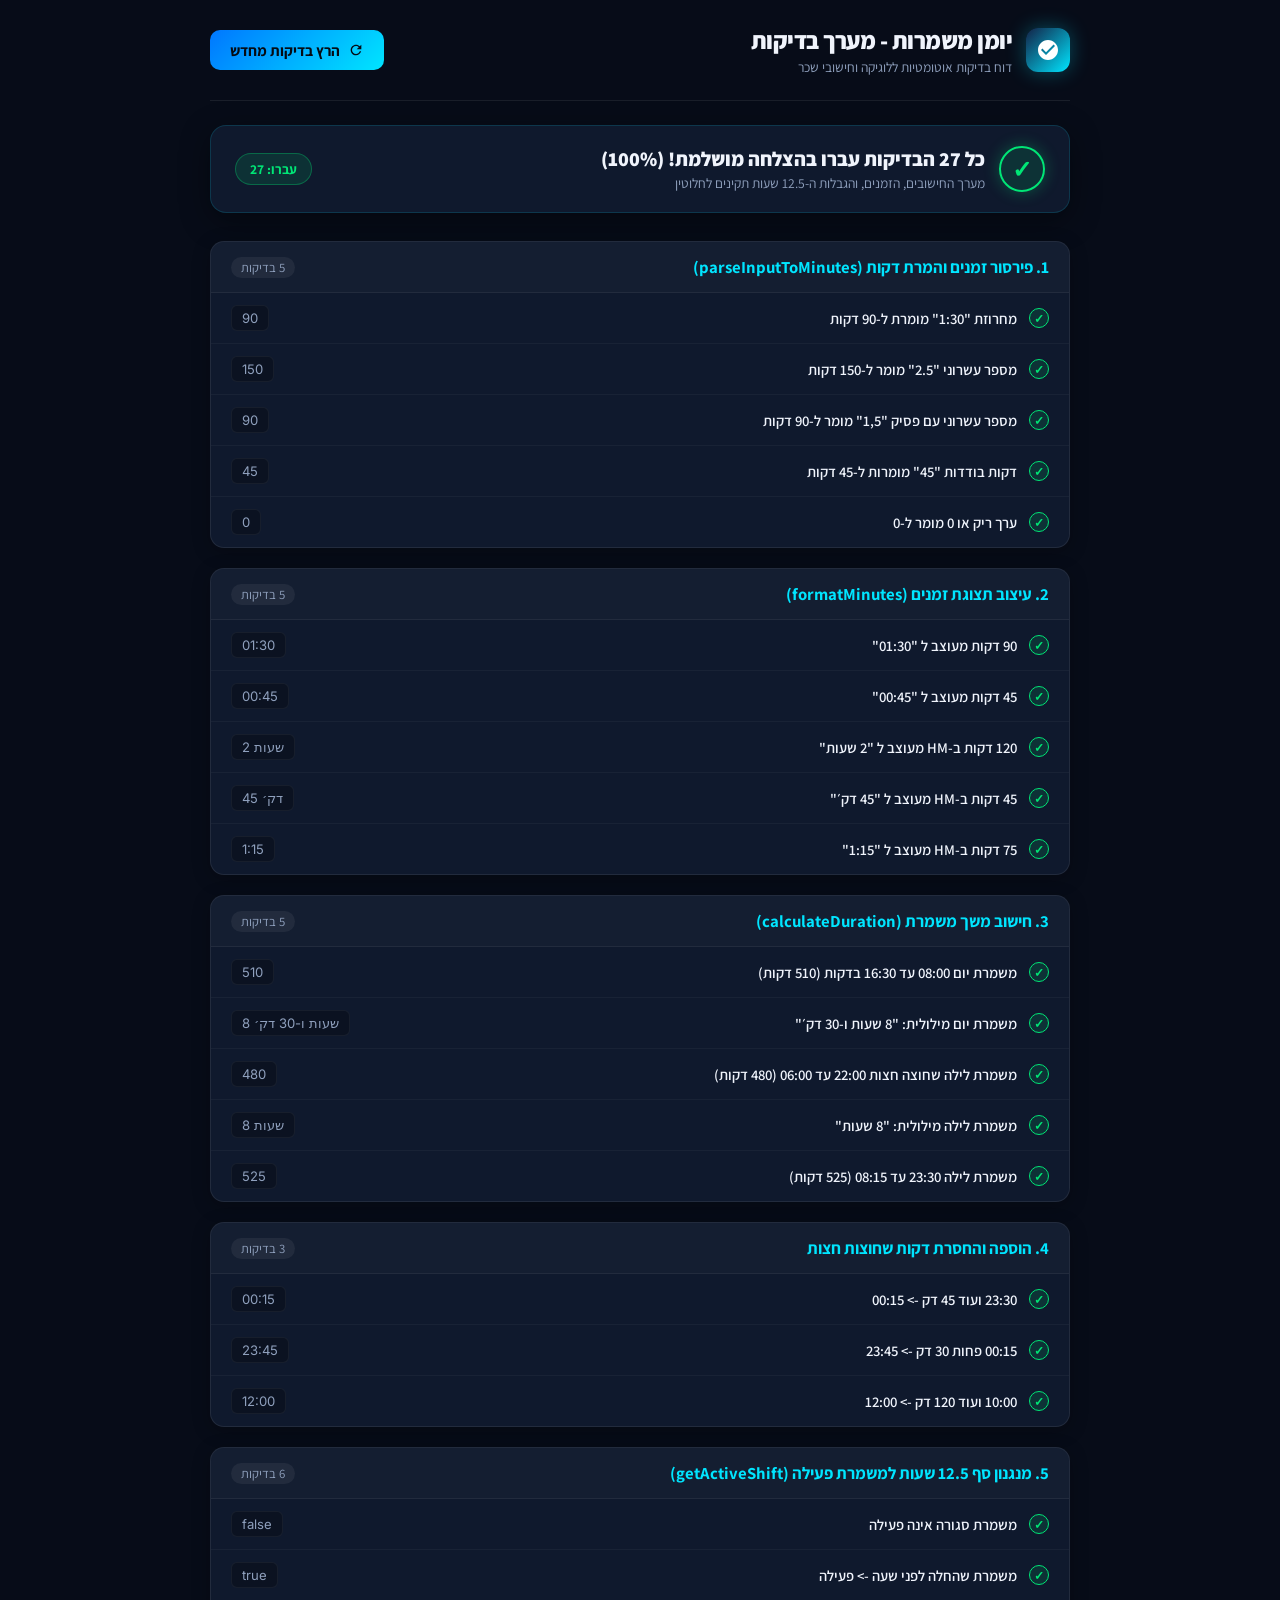
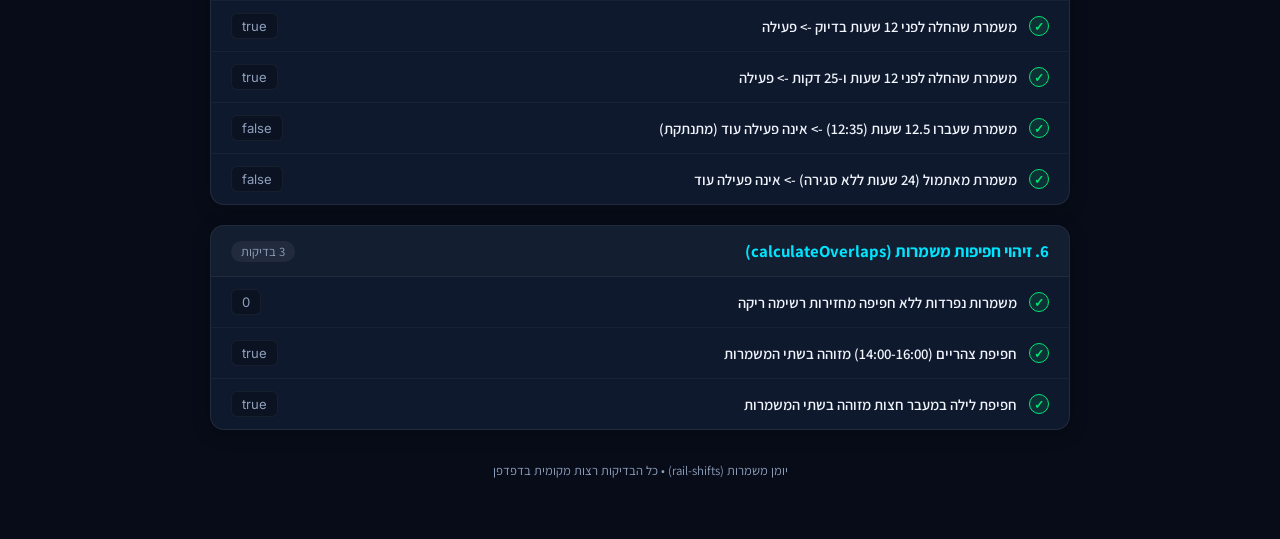
<file: tests.html>
<!DOCTYPE html>
<html lang="he" dir="rtl">
<head>
    <meta charset="UTF-8">
    <meta name="viewport" content="width=device-width, initial-scale=1.0">
    <title>יומן משמרות - מערך בדיקות אוטומטי</title>
    <link rel="preconnect" href="https://fonts.googleapis.com">
    <link rel="preconnect" href="https://fonts.gstatic.com" crossorigin>
    <link href="https://fonts.googleapis.com/css2?family=Assistant:wght@400;600;700;800&family=Inter:wght@400;500;600;700&display=swap" rel="stylesheet">
    <style>
        :root {
            --bg-dark: #070c18;
            --card-bg: #0f192d;
            --card-border: rgba(0, 229, 255, 0.15);
            --card-hover: rgba(0, 229, 255, 0.25);
            --accent-cyan: #00e5ff;
            --accent-blue: #0077ff;
            --text-main: #f0f4fc;
            --text-muted: #8fa0bd;
            --green-pass: #00e676;
            --green-bg: rgba(0, 230, 118, 0.12);
            --red-fail: #ff5252;
            --red-bg: rgba(255, 82, 82, 0.12);
            --font-main: 'Assistant', sans-serif;
            --font-code: 'Inter', monospace;
        }

        * {
            box-sizing: border-box;
            margin: 0;
            padding: 0;
        }

        body {
            background-color: var(--bg-dark);
            color: var(--text-main);
            font-family: var(--font-main);
            min-height: 100vh;
            padding: 24px 16px 60px;
            direction: rtl;
        }

        .container {
            max-width: 860px;
            margin: 0 auto;
        }

        /* Header */
        .header {
            display: flex;
            align-items: center;
            justify-content: space-between;
            flex-wrap: wrap;
            gap: 16px;
            padding-bottom: 24px;
            border-bottom: 1px solid rgba(255, 255, 255, 0.08);
            margin-bottom: 24px;
        }

        .header-title-wrap {
            display: flex;
            align-items: center;
            gap: 14px;
        }

        .logo-icon {
            width: 44px;
            height: 44px;
            background: linear-gradient(135deg, #132247, #00e5ff);
            border-radius: 12px;
            display: flex;
            align-items: center;
            justify-content: center;
            box-shadow: 0 0 20px rgba(0, 229, 255, 0.3);
        }

        .logo-icon svg {
            width: 24px;
            height: 24px;
            fill: #fff;
        }

        .header-title {
            font-size: 1.5rem;
            font-weight: 800;
            letter-spacing: -0.5px;
        }

        .header-subtitle {
            font-size: 0.85rem;
            color: var(--text-muted);
            margin-top: 2px;
        }

        .btn-rerun {
            background: linear-gradient(135deg, #0077ff, #00e5ff);
            color: #050b14;
            font-weight: 700;
            font-size: 0.95rem;
            border: none;
            border-radius: 10px;
            padding: 10px 20px;
            cursor: pointer;
            font-family: inherit;
            display: flex;
            align-items: center;
            gap: 8px;
            transition: transform 0.15s, box-shadow 0.15s;
        }

        .btn-rerun:hover {
            transform: translateY(-2px);
            box-shadow: 0 4px 16px rgba(0, 229, 255, 0.4);
        }

        .btn-rerun:active {
            transform: translateY(0);
        }

        /* Summary Banner */
        .summary-card {
            background: var(--card-bg);
            border: 1px solid var(--card-border);
            border-radius: 16px;
            padding: 20px 24px;
            margin-bottom: 28px;
            display: flex;
            align-items: center;
            justify-content: space-between;
            flex-wrap: wrap;
            gap: 16px;
            box-shadow: 0 8px 30px rgba(0, 0, 0, 0.4);
        }

        .summary-status {
            display: flex;
            align-items: center;
            gap: 14px;
        }

        .status-badge {
            width: 46px;
            height: 46px;
            border-radius: 50%;
            display: flex;
            align-items: center;
            justify-content: center;
            font-size: 1.5rem;
            font-weight: 900;
        }

        .status-badge.pass {
            background: var(--green-bg);
            color: var(--green-pass);
            border: 2px solid var(--green-pass);
            box-shadow: 0 0 16px rgba(0, 230, 118, 0.3);
        }

        .status-badge.fail {
            background: var(--red-bg);
            color: var(--red-fail);
            border: 2px solid var(--red-fail);
            box-shadow: 0 0 16px rgba(255, 82, 82, 0.3);
        }

        .summary-text-title {
            font-size: 1.25rem;
            font-weight: 800;
        }

        .summary-text-desc {
            font-size: 0.85rem;
            color: var(--text-muted);
            margin-top: 2px;
        }

        .stats-pills {
            display: flex;
            gap: 10px;
        }

        .pill {
            padding: 6px 14px;
            border-radius: 20px;
            font-size: 0.85rem;
            font-weight: 700;
            display: flex;
            align-items: center;
            gap: 6px;
        }

        .pill.pill-pass {
            background: var(--green-bg);
            color: var(--green-pass);
            border: 1px solid rgba(0, 230, 118, 0.3);
        }

        .pill.pill-fail {
            background: var(--red-bg);
            color: var(--red-fail);
            border: 1px solid rgba(255, 82, 82, 0.3);
        }

        /* Section Groups */
        .group-card {
            background: var(--card-bg);
            border: 1px solid rgba(255, 255, 255, 0.08);
            border-radius: 14px;
            margin-bottom: 20px;
            overflow: hidden;
            box-shadow: 0 4px 18px rgba(0, 0, 0, 0.25);
        }

        .group-header {
            padding: 14px 20px;
            background: rgba(255, 255, 255, 0.02);
            border-bottom: 1px solid rgba(255, 255, 255, 0.06);
            display: flex;
            align-items: center;
            justify-content: space-between;
        }

        .group-title {
            font-size: 1.05rem;
            font-weight: 700;
            color: var(--accent-cyan);
            display: flex;
            align-items: center;
            gap: 8px;
        }

        .group-count {
            font-size: 0.8rem;
            color: var(--text-muted);
            background: rgba(255, 255, 255, 0.06);
            padding: 2px 10px;
            border-radius: 12px;
        }

        /* Test Items */
        .test-list {
            display: flex;
            flex-direction: column;
        }

        .test-item {
            padding: 12px 20px;
            display: flex;
            align-items: center;
            justify-content: space-between;
            gap: 14px;
            border-bottom: 1px solid rgba(255, 255, 255, 0.04);
            transition: background 0.15s;
        }

        .test-item:last-child {
            border-bottom: none;
        }

        .test-item:hover {
            background: rgba(255, 255, 255, 0.02);
        }

        .test-main {
            display: flex;
            align-items: center;
            gap: 12px;
            flex: 1;
        }

        .icon-check {
            width: 20px;
            height: 20px;
            border-radius: 50%;
            background: var(--green-bg);
            color: var(--green-pass);
            border: 1px solid var(--green-pass);
            display: flex;
            align-items: center;
            justify-content: center;
            font-size: 0.75rem;
            font-weight: 900;
            flex-shrink: 0;
        }

        .icon-fail {
            width: 20px;
            height: 20px;
            border-radius: 50%;
            background: var(--red-bg);
            color: var(--red-fail);
            border: 1px solid var(--red-fail);
            display: flex;
            align-items: center;
            justify-content: center;
            font-size: 0.75rem;
            font-weight: 900;
            flex-shrink: 0;
        }

        .test-desc {
            font-size: 0.92rem;
            font-weight: 600;
            color: var(--text-main);
        }

        .test-val {
            font-family: var(--font-code);
            font-size: 0.82rem;
            color: var(--text-muted);
            direction: ltr;
            text-align: right;
            background: rgba(0, 0, 0, 0.25);
            padding: 4px 10px;
            border-radius: 6px;
            border: 1px solid rgba(255, 255, 255, 0.05);
        }

        /* Footer */
        .footer {
            margin-top: 32px;
            text-align: center;
            color: var(--text-muted);
            font-size: 0.8rem;
        }
    </style>
</head>
<body>

<div class="container">
    <header class="header">
        <div class="header-title-wrap">
            <div class="logo-icon">
                <svg viewBox="0 0 24 24"><path d="M12 2C6.48 2 2 6.48 2 12s4.48 10 10 10 10-4.48 10-10S17.52 2 12 2zm-2 15l-5-5 1.41-1.41L10 14.17l7.59-7.59L19 8l-9 9z"/></svg>
            </div>
            <div>
                <h1 class="header-title">יומן משמרות - מערך בדיקות</h1>
                <div class="header-subtitle">דוח בדיקות אוטומטיות ללוגיקה וחישובי שכר</div>
            </div>
        </div>
        <button class="btn-rerun" onclick="runAllTests()">
            <svg width="16" height="16" viewBox="0 0 24 24" fill="currentColor"><path d="M17.65 6.35C16.2 4.9 14.21 4 12 4c-4.42 0-7.99 3.58-7.99 8s3.57 8 7.99 8c3.73 0 6.84-2.55 7.73-6h-2.08c-.82 2.33-3.04 4-5.65 4-3.31 0-6-2.69-6-6s2.69-6 6-6c1.66 0 3.14.69 4.22 1.78L13 11h7V4l-2.35 2.35z"/></svg>
            <span>הרץ בדיקות מחדש</span>
        </button>
    </header>

    <div class="summary-card" id="summaryCard">
        <div class="summary-status">
            <div class="status-badge pass" id="statusBadge">✓</div>
            <div>
                <div class="summary-text-title" id="summaryTitle">טוען בדיקות...</div>
                <div class="summary-text-desc" id="summaryDesc">מבצע בדיקה של כל מנגנוני הזמן והמשמרות</div>
            </div>
        </div>
        <div class="stats-pills">
            <div class="pill pill-pass" id="pillPass">עברו: 0</div>
            <div class="pill pill-fail" id="pillFail" style="display: none;">נכשלו: 0</div>
        </div>
    </div>

    <div id="resultsContainer"></div>

    <div class="footer">
        יומן משמרות (rail-shifts) • כל הבדיקות רצות מקומית בדפדפן
    </div>
</div>

<script>
// -------------------------------------------------------------
// Core Business Logic (Identical to script.js)
// -------------------------------------------------------------

function parseInputToMinutes(val) {
    if (!val) return 0;
    const str = String(val).trim();
    if (str.includes(':')) {
        const [h, m] = str.split(':').map(Number);
        return (h || 0) * 60 + (m || 0);
    }
    if (str.includes('.') || str.includes(',')) {
        const cleaned = str.replace(',', '.');
        return Math.round(parseFloat(cleaned) * 60) || 0;
    }
    const num = parseFloat(str);
    if (isNaN(num)) return 0;
    return num <= 12 ? Math.round(num * 60) : Math.round(num);
}

function formatMinutesToDisplay(mins) {
    if (!mins || mins <= 0) return '';
    const h = Math.floor(mins / 60);
    const m = mins % 60;
    return String(h).padStart(2, '0') + ':' + String(m).padStart(2, '0');
}

function formatMinutesToHM(mins) {
    if (!mins || mins <= 0) return '0 שעות';
    const h = Math.floor(mins / 60);
    const m = mins % 60;
    if (h === 0) return m + ' דק׳';
    if (m === 0) return h + ' שעות';
    return h + ':' + String(m).padStart(2, '0');
}

function addMinutesToTime(timeStr, minsToAdd) {
    if (!timeStr) return '--:--';
    const [h, m] = timeStr.split(':').map(Number);
    let total = h * 60 + m + minsToAdd;
    total = (total + 1440) % 1440;
    return String(Math.floor(total / 60)).padStart(2, '0') + ':' + String(total % 60).padStart(2, '0');
}

function subtractMinutesFromTime(timeStr, minsToSub) {
    if (!timeStr) return '--:--';
    const [h, m] = timeStr.split(':').map(Number);
    let total = h * 60 + m - minsToSub;
    total = (total + 1440) % 1440;
    return String(Math.floor(total / 60)).padStart(2, '0') + ':' + String(total % 60).padStart(2, '0');
}

function calculateDuration(start, end) {
    if (!start || !end) return '--';
    const [h1, m1] = start.split(':').map(Number);
    const [h2, m2] = end.split(':').map(Number);
    let diff = (h2 * 60 + m2) - (h1 * 60 + m1);
    if (diff < 0) diff += 1440;
    const hours = Math.floor(diff / 60);
    const mins = diff % 60;
    if (hours === 0 && mins === 0) return '0 דק׳';
    if (mins === 0) return hours + ' שעות';
    if (hours === 0) return mins + ' דק׳';
    return hours + ' שעות ו-' + mins + ' דק׳';
}

function calculateDurationMinutes(start, end) {
    if (!start || !end) return 0;
    const [h1, m1] = start.split(':').map(Number);
    const [h2, m2] = end.split(':').map(Number);
    let diff = (h2 * 60 + m2) - (h1 * 60 + m1);
    if (diff < 0) diff += 1440;
    return diff;
}

function checkIsShiftActive(shift, currentTimeMs) {
    if (!shift || !shift.startTime || shift.endTime || !shift.date) return false;
    const MAX_SHIFT_MS = 12.5 * 60 * 60 * 1000;
    const [y, m, d] = shift.date.split('-').map(Number);
    const [sh, sm] = shift.startTime.split(':').map(Number);
    const startEpoch = new Date(y, m - 1, d, sh, sm, 0).getTime();
    const elapsed = currentTimeMs - startEpoch;
    return elapsed >= -60000 && elapsed <= MAX_SHIFT_MS;
}

function calculateOverlapsForShifts(shiftsList) {
    const overlappingIds = new Set();
    const intervals = [];

    shiftsList.forEach(shift => {
        if (!shift.date || !shift.startTime) return;
        const [y, m, d] = shift.date.split('-').map(Number);
        const [sh, sm] = shift.startTime.split(':').map(Number);
        
        const startEpoch = new Date(y, m - 1, d, sh, sm, 0).getTime();
        let endEpoch;

        if (shift.endTime) {
            const [eh, em] = shift.endTime.split(':').map(Number);
            let endDate = new Date(y, m - 1, d, eh, em, 0);
            if (endDate.getTime() <= startEpoch) {
                endDate.setDate(endDate.getDate() + 1);
            }
            endEpoch = endDate.getTime();
        } else {
            endEpoch = startEpoch + (12.5 * 60 * 60 * 1000);
        }

        intervals.push({ id: String(shift.id), start: startEpoch, end: endEpoch });
    });

    for (let i = 0; i < intervals.length; i++) {
        for (let j = i + 1; j < intervals.length; j++) {
            const a = intervals[i];
            const b = intervals[j];
            if (Math.max(a.start, b.start) < Math.min(a.end, b.end)) {
                overlappingIds.add(String(a.id));
                overlappingIds.add(String(b.id));
            }
        }
    }

    return overlappingIds;
}

// -------------------------------------------------------------
// Test Suite Runner
// -------------------------------------------------------------

function runAllTests() {
    const groups = [
        {
            title: '1. פירסור זמנים והמרת דקות (parseInputToMinutes)',
            tests: [
                { desc: 'מחרוזת "1:30" מומרת ל-90 דקות', actual: parseInputToMinutes("1:30"), expected: 90 },
                { desc: 'מספר עשרוני "2.5" מומר ל-150 דקות', actual: parseInputToMinutes("2.5"), expected: 150 },
                { desc: 'מספר עשרוני עם פסיק "1,5" מומר ל-90 דקות', actual: parseInputToMinutes("1,5"), expected: 90 },
                { desc: 'דקות בודדות "45" מומרות ל-45 דקות', actual: parseInputToMinutes("45"), expected: 45 },
                { desc: 'ערך ריק או 0 מומר ל-0', actual: parseInputToMinutes(""), expected: 0 }
            ]
        },
        {
            title: '2. עיצוב תצוגת זמנים (formatMinutes)',
            tests: [
                { desc: '90 דקות מעוצב ל "01:30"', actual: formatMinutesToDisplay(90), expected: "01:30" },
                { desc: '45 דקות מעוצב ל "00:45"', actual: formatMinutesToDisplay(45), expected: "00:45" },
                { desc: '120 דקות ב-HM מעוצב ל "2 שעות"', actual: formatMinutesToHM(120), expected: "2 שעות" },
                { desc: '45 דקות ב-HM מעוצב ל "45 דק׳"', actual: formatMinutesToHM(45), expected: "45 דק׳" },
                { desc: '75 דקות ב-HM מעוצב ל "1:15"', actual: formatMinutesToHM(75), expected: "1:15" }
            ]
        },
        {
            title: '3. חישוב משך משמרת (calculateDuration)',
            tests: [
                { desc: 'משמרת יום 08:00 עד 16:30 בדקות (510 דקות)', actual: calculateDurationMinutes("08:00", "16:30"), expected: 510 },
                { desc: 'משמרת יום מילולית: "8 שעות ו-30 דק׳"', actual: calculateDuration("08:00", "16:30"), expected: "8 שעות ו-30 דק׳" },
                { desc: 'משמרת לילה שחוצה חצות 22:00 עד 06:00 (480 דקות)', actual: calculateDurationMinutes("22:00", "06:00"), expected: 480 },
                { desc: 'משמרת לילה מילולית: "8 שעות"', actual: calculateDuration("22:00", "06:00"), expected: "8 שעות" },
                { desc: 'משמרת לילה 23:30 עד 08:15 (525 דקות)', actual: calculateDurationMinutes("23:30", "08:15"), expected: 525 }
            ]
        },
        {
            title: '4. הוספה והחסרת דקות שחוצות חצות',
            tests: [
                { desc: '23:30 ועוד 45 דק -> 00:15', actual: addMinutesToTime("23:30", 45), expected: "00:15" },
                { desc: '00:15 פחות 30 דק -> 23:45', actual: subtractMinutesFromTime("00:15", 30), expected: "23:45" },
                { desc: '10:00 ועוד 120 דק -> 12:00', actual: addMinutesToTime("10:00", 120), expected: "12:00" }
            ]
        },
        {
            title: '5. מנגנון סף 12.5 שעות למשמרת פעילה (getActiveShift)',
            tests: (() => {
                const baseDate = "2026-10-03";
                const [by, bm, bd] = baseDate.split('-').map(Number);
                const shiftStartTime = "08:00";
                const shiftStartMs = new Date(by, bm - 1, bd, 8, 0, 0).getTime();

                const openShift = { date: baseDate, startTime: shiftStartTime, endTime: null };
                const closedShift = { date: baseDate, startTime: shiftStartTime, endTime: "16:00" };

                return [
                    { desc: 'משמרת סגורה אינה פעילה', actual: checkIsShiftActive(closedShift, shiftStartMs + 1000), expected: false },
                    { desc: 'משמרת שהחלה לפני שעה -> פעילה', actual: checkIsShiftActive(openShift, shiftStartMs + (1 * 3600 * 1000)), expected: true },
                    { desc: 'משמרת שהחלה לפני 12 שעות בדיוק -> פעילה', actual: checkIsShiftActive(openShift, shiftStartMs + (12 * 3600 * 1000)), expected: true },
                    { desc: 'משמרת שהחלה לפני 12 שעות ו-25 דקות -> פעילה', actual: checkIsShiftActive(openShift, shiftStartMs + (12.41 * 3600 * 1000)), expected: true },
                    { desc: 'משמרת שעברו 12.5 שעות (12:35) -> אינה פעילה עוד (מתנתקת)', actual: checkIsShiftActive(openShift, shiftStartMs + (12.58 * 3600 * 1000)), expected: false },
                    { desc: 'משמרת מאתמול (24 שעות ללא סגירה) -> אינה פעילה עוד', actual: checkIsShiftActive(openShift, shiftStartMs + (24 * 3600 * 1000)), expected: false }
                ];
            })()
        },
        {
            title: '6. זיהוי חפיפות משמרות (calculateOverlaps)',
            tests: (() => {
                const nonOverlapping = [
                    { id: '1', date: '2026-10-03', startTime: '06:00', endTime: '14:00' },
                    { id: '2', date: '2026-10-03', startTime: '15:00', endTime: '23:00' }
                ];
                const overlapping = [
                    { id: 'shift_a', date: '2026-10-03', startTime: '08:00', endTime: '16:00' },
                    { id: 'shift_b', date: '2026-10-03', startTime: '14:00', endTime: '20:00' }
                ];
                const resOverlap = calculateOverlapsForShifts(overlapping);

                const midnightOver = [
                    { id: 'night', date: '2026-10-03', startTime: '22:00', endTime: '06:00' },
                    { id: 'morning_next_day', date: '2026-10-04', startTime: '05:00', endTime: '13:00' }
                ];
                const resMidnight = calculateOverlapsForShifts(midnightOver);

                return [
                    { desc: 'משמרות נפרדות ללא חפיפה מחזירות רשימה ריקה', actual: calculateOverlapsForShifts(nonOverlapping).size, expected: 0 },
                    { desc: 'חפיפת צהריים (14:00-16:00) מזוהה בשתי המשמרות', actual: resOverlap.has('shift_a') && resOverlap.has('shift_b'), expected: true },
                    { desc: 'חפיפת לילה במעבר חצות מזוהה בשתי המשמרות', actual: resMidnight.has('night') && resMidnight.has('morning_next_day'), expected: true }
                ];
            })()
        }
    ];

    let totalPassed = 0;
    let totalFailed = 0;
    let html = '';

    groups.forEach(group => {
        let groupHtml = `<div class="group-card">
            <div class="group-header">
                <div class="group-title">${group.title}</div>
                <div class="group-count">${group.tests.length} בדיקות</div>
            </div>
            <div class="test-list">`;

        group.tests.forEach(test => {
            const isPass = JSON.stringify(test.actual) === JSON.stringify(test.expected);
            if (isPass) totalPassed++; else totalFailed++;

            groupHtml += `
                <div class="test-item">
                    <div class="test-main">
                        <div class="${isPass ? 'icon-check' : 'icon-fail'}">${isPass ? '✓' : '✗'}</div>
                        <div class="test-desc">${test.desc}</div>
                    </div>
                    <div class="test-val">${test.actual}</div>
                </div>
            `;
        });

        groupHtml += `</div></div>`;
        html += groupHtml;
    });

    document.getElementById('resultsContainer').innerHTML = html;

    const statusBadge = document.getElementById('statusBadge');
    const summaryTitle = document.getElementById('summaryTitle');
    const summaryDesc = document.getElementById('summaryDesc');
    const pillPass = document.getElementById('pillPass');
    const pillFail = document.getElementById('pillFail');

    pillPass.textContent = `עברו: ${totalPassed}`;
    if (totalFailed > 0) {
        pillFail.style.display = 'flex';
        pillFail.textContent = `נכשלו: ${totalFailed}`;
        statusBadge.className = 'status-badge fail';
        statusBadge.textContent = '✗';
        summaryTitle.textContent = `נמצאו ${totalFailed} שגיאות בבדיקות!`;
        summaryDesc.textContent = 'ישנם חישובים שאינם תואמים את התוצאה הצפויה';
    } else {
        pillFail.style.display = 'none';
        statusBadge.className = 'status-badge pass';
        statusBadge.textContent = '✓';
        summaryTitle.textContent = `כל ${totalPassed} הבדיקות עברו בהצלחה מושלמת! (100%)`;
        summaryDesc.textContent = 'מערך החישובים, הזמנים, והגבלות ה-12.5 שעות תקינים לחלוטין';
    }
}

// Auto run on load
window.addEventListener('DOMContentLoaded', runAllTests);
</script>

</body>
</html>
</file>
